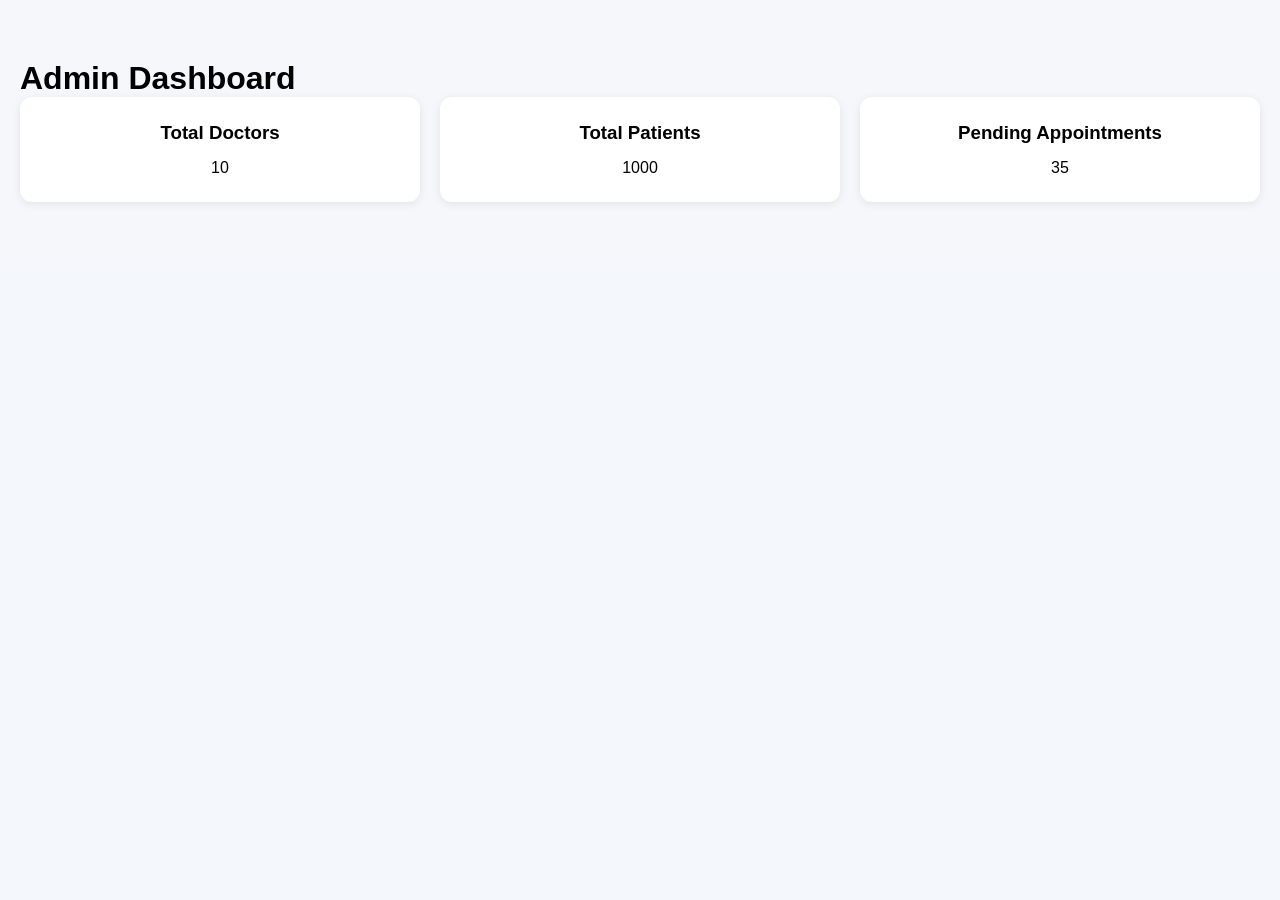
<file: index.html>
<!DOCTYPE html>
<html lang="en">
<head>
    <meta charset="UTF-8">
    <meta name="viewport" content="width=device-width, initial-scale=1.0">
    <title>Dashboard</title>
    <link rel="stylesheet" href="style.css">
</head>
<body>

    <div class="dashboard">
        <h1>Admin Dashboard</h1>

        <!-- Cards are generated dynamically by script.js -->
        <section class="stats-grid" id="stats-grid">
        </section>
    </div>

    <script src="script.js"></script>
</body>
</html>
</file>
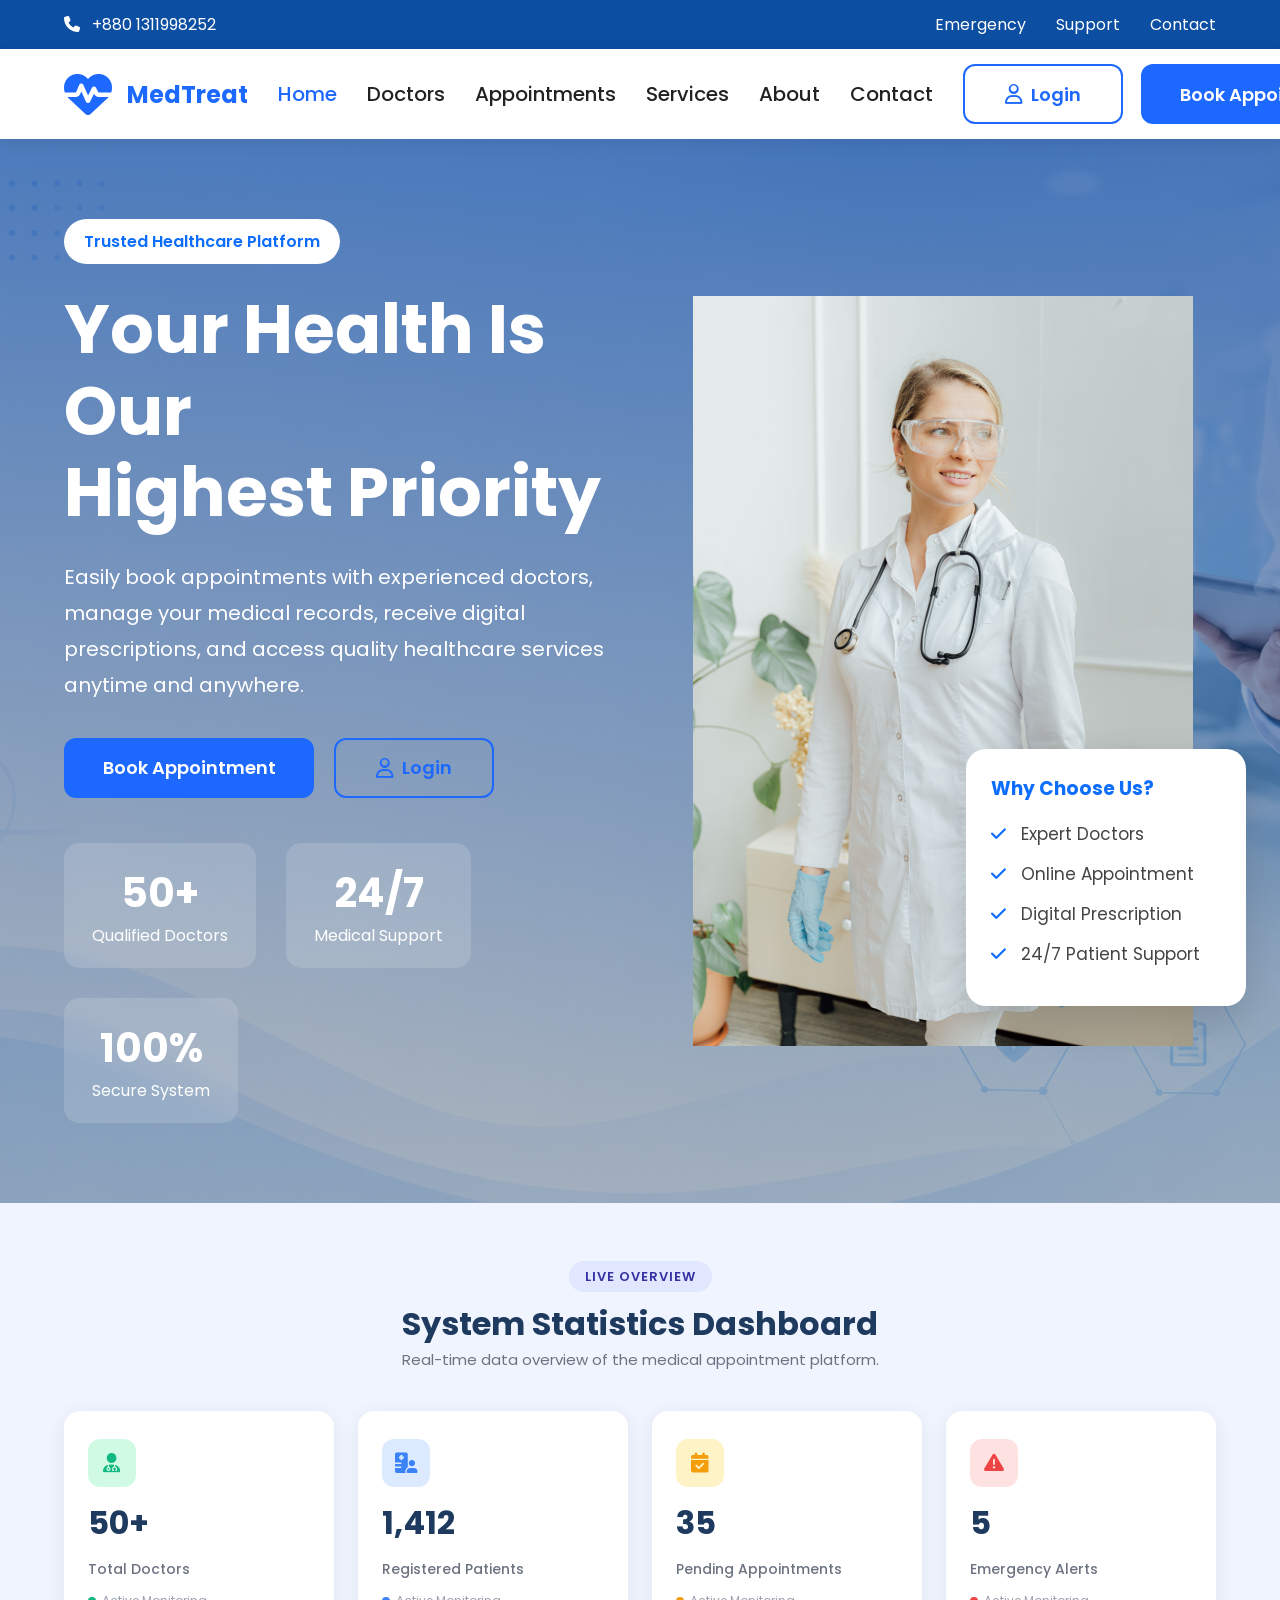
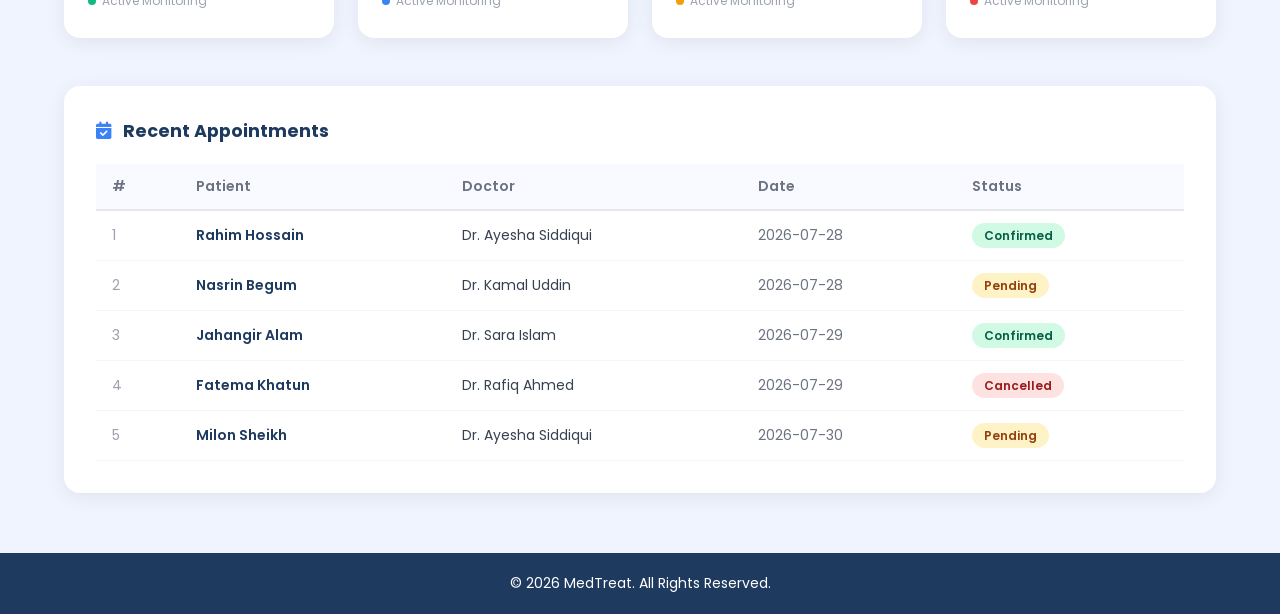
<file: home.html>
<!doctype html>
<html lang="en">
  <head>
    <meta charset="UTF-8" />
    <meta name="viewport" content="width=device-width, initial-scale=1.0" />

    <title>Medical Appointment System</title>

    <link rel="stylesheet" href="styles.css" />

    <link
      href="https://fonts.googleapis.com/css2?family=Poppins:wght@300;400;500;600;700&display=swap"
      rel="stylesheet"
    />
    <link
      rel="stylesheet"
      href="https://cdnjs.cloudflare.com/ajax/libs/font-awesome/6.5.2/css/all.min.css"
    />
  </head>

  <body>
    <div class="top-bar">
      <div class="container">
        <div class="top-left">
          <i class="fa-solid fa-phone"></i>
          +880 1311998252
        </div>

        <div class="top-right">
          <a href="#">Emergency</a>

          <a href="#">Support</a>

          <a href="#">Contact</a>
        </div>
      </div>
    </div>

    <header>
      <div class="navbar container">
        <!-- Logo -->
        <div class="logo">
          <i class="fa-solid fa-heart-pulse"></i>
          <div>
            <h2>MedTreat</h2>
          </div>
        </div>

        <div class="menu-toggle" id="menu-toggle">
          <i class="fa-solid fa-bars"></i>
        </div>
        <nav id="nav-menu">
          <ul>
            <li><a class="active" href="home.html">Home</a></li>
            <li><a href="#">Doctors</a></li>
            <li><a href="#">Appointments</a></li>
            <li><a href="#">Services</a></li>
            <li><a href="#">About</a></li>
            <li><a href="#">Contact</a></li>
          </ul>
        </nav>
        <div class="nav-buttons">
          <a href="auth_system/login.php" class="login-btn">
            <i class="fa-regular fa-user"></i> Login
          </a>

          <a href="#" class="book-btn" id="book-btn-nav">Book Appointment</a>
        </div>
      </div>
    </header>

    <section class="hero">
      <div class="overlay"></div>

      <div class="container hero-container">
        <div class="hero-content">
          <span class="tagline"> Trusted Healthcare Platform </span>

          <h1>
            Your Health Is Our <br />
            Highest Priority
          </h1>

          <p>
            Easily book appointments with experienced doctors, manage your
            medical records, receive digital prescriptions, and access quality
            healthcare services anytime and anywhere.
          </p>

          <div class="hero-buttons">
            <a href="#" class="book-btn" id="book-btn-hero">Book Appointment</a>

            <a href="auth_system/login.php" class="login-btn">
              <i class="fa-regular fa-user"></i>
              Login
            </a>
          </div>

          <div class="hero-info">
            <div class="info-box">
              <h2>50+</h2>

              <span>Qualified Doctors</span>
            </div>

            <div class="info-box">
              <h2>24/7</h2>

              <span>Medical Support</span>
            </div>

            <div class="info-box">
              <h2>100%</h2>

              <span>Secure System</span>
            </div>
          </div>
        </div>

        <!-- Right Side -->

        <div class="hero-image">
          <img src="images/doctor.png" alt="Doctor" />

          <div class="floating-card">
            <h3>Why Choose Us?</h3>

            <ul>
              <li>
                <i class="fa-solid fa-check"></i>
                Expert Doctors
              </li>

              <li>
                <i class="fa-solid fa-check"></i>
                Online Appointment
              </li>

              <li>
                <i class="fa-solid fa-check"></i>
                Digital Prescription
              </li>

              <li>
                <i class="fa-solid fa-check"></i>
                24/7 Patient Support
              </li>
            </ul>
          </div>
        </div>
      </div>
    </section>

    <!-- ===== STATISTICS DASHBOARD SECTION ===== -->
    <section id="dashboard" style="background:#f0f4ff; padding: 60px 0;">
      <div class="container">
        <div style="text-align:center; margin-bottom:40px;">
          <span style="background:#e0e7ff; color:#3730a3; font-size:13px; font-weight:600; padding:6px 16px; border-radius:20px; letter-spacing:1px; text-transform:uppercase;">Live Overview</span>
          <h2 style="font-size:2rem; font-weight:700; color:#1e3a5f; margin-top:12px;">System Statistics Dashboard</h2>
          <p style="color:#6b7280; font-size:15px;">Real-time data overview of the medical appointment platform.</p>
        </div>

        <!-- Stats Cards Grid -->
        <div id="stats-grid" style="display:grid; grid-template-columns:repeat(auto-fit, minmax(220px, 1fr)); gap:24px; margin-bottom:48px;"></div>

        <!-- Recent Appointments Table -->
        <div style="background:#fff; border-radius:16px; padding:32px; box-shadow:0 4px 20px rgba(0,0,0,0.07);">
          <h3 style="font-size:1.1rem; font-weight:700; color:#1e3a5f; margin-bottom:20px;">
            <i class="fa-solid fa-calendar-check" style="color:#3b82f6; margin-right:8px;"></i>
            Recent Appointments
          </h3>
          <div style="overflow-x:auto;">
            <table style="width:100%; border-collapse:collapse; font-size:14px;">
              <thead>
                <tr style="background:#f8faff; text-align:left;">
                  <th style="padding:12px 16px; color:#6b7280; font-weight:600; border-bottom:2px solid #e5e7eb;">#</th>
                  <th style="padding:12px 16px; color:#6b7280; font-weight:600; border-bottom:2px solid #e5e7eb;">Patient</th>
                  <th style="padding:12px 16px; color:#6b7280; font-weight:600; border-bottom:2px solid #e5e7eb;">Doctor</th>
                  <th style="padding:12px 16px; color:#6b7280; font-weight:600; border-bottom:2px solid #e5e7eb;">Date</th>
                  <th style="padding:12px 16px; color:#6b7280; font-weight:600; border-bottom:2px solid #e5e7eb;">Status</th>
                </tr>
              </thead>
              <tbody id="appointments-table-body"></tbody>
            </table>
          </div>
        </div>
      </div>
    </section>
    <!-- ===== END DASHBOARD SECTION ===== -->

    <footer style="background:#1e3a5f; color:#fff; text-align:center; padding:20px;">
      <p style="margin:0; font-size:14px;">© 2026 MedTreat. All Rights Reserved.</p>
    </footer>

    <script>
      const menuToggle = document.getElementById("menu-toggle");
      const navMenu = document.getElementById("nav-menu");

      menuToggle.addEventListener("click", function () {
        navMenu.classList.toggle("active");
      });

      // Book Appointment Buttons
      const bookButtons = document.querySelectorAll(".book-btn");
      bookButtons.forEach((button) => {
        button.addEventListener("click", function (event) {
          event.preventDefault();
          window.location.href = "auth_system/login.php";
        });
      });

      // ---- DASHBOARD LOGIC ----

      // Reusable StatsCardComponent
      function StatsCardComponent(icon, title, count, color, bg) {
        return `
          <div style="background:#fff; border-radius:16px; padding:28px 24px; box-shadow:0 4px 20px rgba(0,0,0,0.07); display:flex; flex-direction:column; gap:12px; transition:transform .2s;" onmouseover="this.style.transform='translateY(-4px)'" onmouseout="this.style.transform='translateY(0)'">
            <div style="width:48px; height:48px; border-radius:12px; background:${bg}; display:flex; align-items:center; justify-content:center;">
              <i class="${icon}" style="color:${color}; font-size:20px;"></i>
            </div>
            <p style="font-size:2rem; font-weight:700; color:#1e3a5f; margin:0;">${count}</p>
            <p style="font-size:14px; color:#6b7280; margin:0; font-weight:500;">${title}</p>
            <div style="display:flex; align-items:center; gap:6px;">
              <span style="width:8px; height:8px; border-radius:50%; background:${color};"></span>
              <span style="font-size:12px; color:#9ca3af;">Active Monitoring</span>
            </div>
          </div>`;
      }

      // Stats data array
      const systemStats = [
        { icon: "fa-solid fa-user-doctor",    title: "Total Doctors",            count: "50+",   color: "#10b981", bg: "#d1fae5" },
        { icon: "fa-solid fa-hospital-user",  title: "Registered Patients",      count: "1,412", color: "#3b82f6", bg: "#dbeafe" },
        { icon: "fa-solid fa-calendar-check", title: "Pending Appointments",     count: "35",    color: "#f59e0b", bg: "#fef3c7" },
        { icon: "fa-solid fa-triangle-exclamation", title: "Emergency Alerts",  count: "5",     color: "#ef4444", bg: "#fee2e2" }
      ];

      // Render cards
      const statsGrid = document.getElementById("stats-grid");
      systemStats.forEach(stat => {
        statsGrid.innerHTML += StatsCardComponent(stat.icon, stat.title, stat.count, stat.color, stat.bg);
      });

      // Recent appointments data
      const appointments = [
        { id: 1, patient: "Rahim Hossain",  doctor: "Dr. Ayesha Siddiqui", date: "2026-07-28", status: "Confirmed" },
        { id: 2, patient: "Nasrin Begum",   doctor: "Dr. Kamal Uddin",     date: "2026-07-28", status: "Pending"   },
        { id: 3, patient: "Jahangir Alam",  doctor: "Dr. Sara Islam",      date: "2026-07-29", status: "Confirmed" },
        { id: 4, patient: "Fatema Khatun",  doctor: "Dr. Rafiq Ahmed",     date: "2026-07-29", status: "Cancelled" },
        { id: 5, patient: "Milon Sheikh",   doctor: "Dr. Ayesha Siddiqui", date: "2026-07-30", status: "Pending"   },
      ];

      const statusColors = {
        "Confirmed": { bg: "#d1fae5", color: "#065f46" },
        "Pending":   { bg: "#fef3c7", color: "#92400e" },
        "Cancelled": { bg: "#fee2e2", color: "#991b1b" },
      };

      const tbody = document.getElementById("appointments-table-body");
      appointments.forEach(appt => {
        const s = statusColors[appt.status];
        tbody.innerHTML += `
          <tr style="border-bottom:1px solid #f3f4f6;">
            <td style="padding:14px 16px; color:#9ca3af;">${appt.id}</td>
            <td style="padding:14px 16px; font-weight:600; color:#1e3a5f;">${appt.patient}</td>
            <td style="padding:14px 16px; color:#374151;">${appt.doctor}</td>
            <td style="padding:14px 16px; color:#6b7280;">${appt.date}</td>
            <td style="padding:14px 16px;">
              <span style="background:${s.bg}; color:${s.color}; padding:4px 12px; border-radius:20px; font-size:12px; font-weight:600;">${appt.status}</span>
            </td>
          </tr>`;
      });
    </script>
  </body>
</html>
</html>
</file>
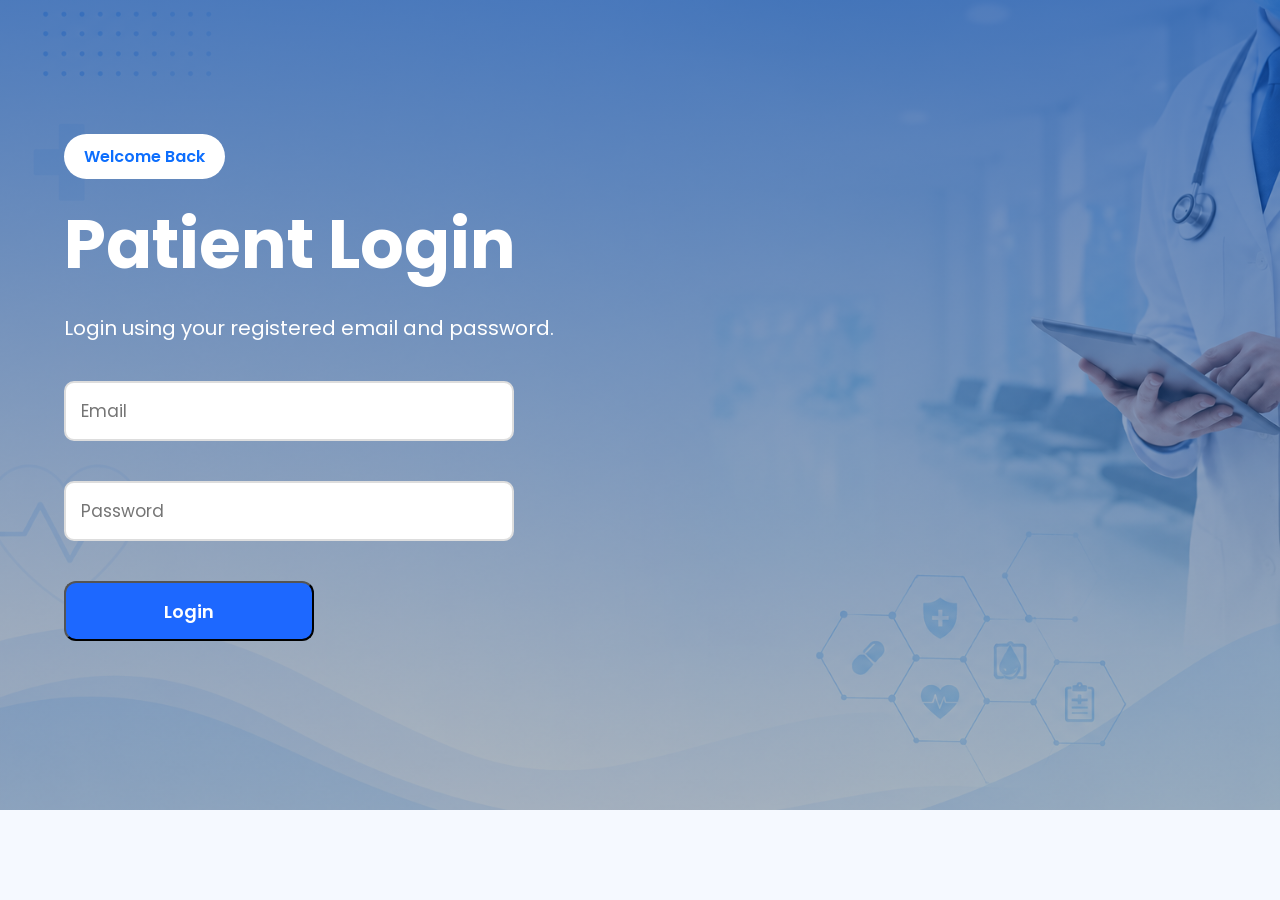
<file: login.html>
<!doctype html>
<html lang="en">
  <head>
    <meta charset="UTF-8" />
    <meta name="viewport" content="width=device-width, initial-scale=1.0" />
    <title>Patient Login</title>

    <link rel="stylesheet" href="styles.css" />

    <link
      href="https://fonts.googleapis.com/css2?family=Poppins:wght@300;400;500;600;700&display=swap"
      rel="stylesheet"
    />

    <link
      rel="stylesheet"
      href="https://cdnjs.cloudflare.com/ajax/libs/font-awesome/6.5.2/css/all.min.css"
    />
  </head>

  <body>
    <section class="hero">
      <div class="overlay"></div>

      <div class="container hero-container">
        <div class="hero-content">
          <span class="tagline">Welcome Back</span>

          <h1>Patient Login</h1>

          <p>Login using your registered email and password.</p>

          <form id="login-form" action="login.php" method="POST">
            <input
              type="email"
              id="login-email"
              name="email"
              placeholder="Email"
              required
            />

            <br /><br />

            <input
              type="password"
              id="login-password"
              name="password"
              placeholder="Password"
              required
            />

            <br /><br />

            <button type="submit" class="book-btn">Login</button>
          </form>

          <p id="login-message"></p>
        </div>
      </div>
    </section>
  </body>
</html>
</file>
<file: style.css>
/* RESET */
* {
    margin: 0;
    padding: 0;
    box-sizing: border-box;
}

/* BODY */
body {
    font-family: Arial, sans-serif;
}

/* HEADER */
.header {
    display: flex;
    justify-content: space-between;
    align-items: center;
    background-color: #0077b6;
    color: white;
    padding: 15px 30px;
}

/* LOGO */
.logo h2 {
    font-size: 24px;
}

/* NAVIGATION */
.nav-links {
    list-style: none;
    display: flex;
    gap: 20px;
}

.nav-links li a {
    text-decoration: none;
    color: white;
    font-weight: bold;
}

.nav-links li a:hover {
    color: #90e0ef;
}

/* MAIN */
main {
    padding: 40px;
    text-align: center;
}

/* FOOTER */
.footer {
    background-color: #023e8a;
    color: white;
    text-align: center;
    padding: 15px;
    position: fixed;
    width: 100%;
    bottom: 0;
}

/* RESPONSIVE DESIGN */
@media (max-width: 768px) {
    .header {
        flex-direction: column;
        align-items: flex-start;
    }

    .nav-links {
        flex-direction: column;
        width: 100%;
        margin-top: 10px;
    }

    .nav-links li {
        padding: 5px 0;
    }
}

.registration {
    display: flex;
    justify-content: center;
    align-items: center;
    min-height: 100vh;
    background: #f4f7fc;
    padding: 40px 20px;
}

#register-form {
    width: 100%;
    max-width: 450px;
    background: #ffffff;
    padding: 30px;
    border-radius: 12px;
    box-shadow: 0 8px 20px rgba(0, 0, 0, 0.15);
    display: flex;
    flex-direction: column;
    gap: 15px;
}

#register-form h2 {
    text-align: center;
    color: #333;
    margin-bottom: 10px;
}

#register-form label {
    font-weight: bold;
    color: #444;
}

#register-form input {
    width: 100%;
    padding: 12px;
    border: 1px solid #cccccc;
    border-radius: 8px;
    font-size: 16px;
    outline: none;
    box-sizing: border-box;
    transition: all 0.3s ease;
}

#register-form input:focus {
    border-color: #0d6efd;
    box-shadow: 0 0 6px rgba(13, 110, 253, 0.3);
}

#register-form button {
    padding: 12px;
    background: #0d6efd;
    color: white;
    border: none;
    border-radius: 8px;
    font-size: 16px;
    cursor: pointer;
    transition: 0.3s;
}

#register-form button:hover {
    background: #0b5ed7;
}

.success {
    color: #198754;
    background: #d1e7dd;
    border: 1px solid #badbcc;
    padding: 8px;
    border-radius: 6px;
    font-size: 14px;
}

.error {
    color: #dc3545;
    background: #f8d7da;
    border: 1px solid #f5c2c7;
    padding: 8px;
    border-radius: 6px;
    font-size: 14px;
}

.warning {
    color: #fd7e14;
    background: #fff3cd;
    border: 1px solid #ffe69c;
    padding: 8px;
    border-radius: 6px;
    font-size: 14px;
}

@media (max-width: 768px) {
    .registration {
        padding: 30px 15px;
    }

    #register-form {
        max-width: 100%;
        padding: 25px;
    }

    #register-form input,
    #register-form button {
        font-size: 15px;
    }
}

@media (max-width: 480px) {
    .registration {
        padding: 20px 10px;
    }

    #register-form {
        padding: 20px;
    }

    #register-form h2 {
        font-size: 22px;
    }

    #register-form input,
    #register-form button {
        font-size: 14px;
        padding: 10px;
    }
}

body{
    margin:0;
    padding:0;
    font-family:Arial,sans-serif;
    background:#f4f7fc;
}

.login-container{
    display:flex;
    justify-content:center;
    align-items:center;
    min-height:100vh;
    padding:20px;
}

#login-form{
    width:100%;
    max-width:420px;
    background:#ffffff;
    padding:30px;
    border-radius:12px;
    box-shadow:0 8px 20px rgba(0,0,0,0.15);
    display:flex;
    flex-direction:column;
    gap:15px;
}

#login-form h2{
    text-align:center;
    color:#0d6efd;
    margin:0;
}

#login-form h3{
    text-align:center;
    color:#444;
    margin-bottom:10px;
}

#login-form label{
    font-weight:bold;
    color:#333;
}

#login-form input{
    width:100%;
    padding:12px;
    border:1px solid #ccc;
    border-radius:8px;
    font-size:16px;
    box-sizing:border-box;
    outline:none;
    transition:.3s;
}

#login-form input:focus{
    border-color:#0d6efd;
    box-shadow:0 0 6px rgba(13,110,253,.3);
}

#login-form button{
    padding:12px;
    background:#0d6efd;
    color:white;
    border:none;
    border-radius:8px;
    font-size:16px;
    cursor:pointer;
    transition:.3s;
}

#login-form button:hover{
    background:#084298;
}

.success{
    color:#198754;
    background:#d1e7dd;
    border:1px solid #badbcc;
    padding:8px;
    border-radius:6px;
    font-size:14px;
}

.error{
    color:#dc3545;
    background:#f8d7da;
    border:1px solid #f5c2c7;
    padding:8px;
    border-radius:6px;
    font-size:14px;
}

.warning{
    color:#fd7e14;
    background:#fff3cd;
    border:1px solid #ffe69c;
    padding:8px;
    border-radius:6px;
    font-size:14px;
}

@media(max-width:768px){

#login-form{
    padding:25px;
}

}

@media(max-width:480px){

#login-form{
    padding:20px;
}

#login-form input,
#login-form button{
    font-size:14px;
}

#login-form h2{
    font-size:22px;
}

}
/* Week 3 Dashboard */

.dashboard {
    padding: 60px 20px;
    background: #f5f7fb;
}

.dashboard-title {
    text-align: center;
    margin-bottom: 30px;
    font-size: 2rem;
    font-weight: 600;
}

.stats-grid {
    display: grid;
    grid-template-columns: repeat(auto-fit, minmax(250px, 1fr));
    gap: 20px;
}

.card {
    background: #ffffff;
    padding: 25px;
    border-radius: 12px;
    text-align: center;
    box-shadow: 0 2px 10px rgba(0,0,0,0.08);
}

.card h3 {
    margin-bottom: 15px;
}

.card-count {
    font-size: 32px;
    font-weight: bold;
    margin-bottom: 15px;
}

.card-status {
    display: flex;
    justify-content: center;
    align-items: center;
    gap: 8px;
}

.status-dot {
    width: 10px;
    height: 10px;
    border-radius: 50%;
}

/* Week 3 Registration Form */

.register-section {
    padding: 60px 20px;
    background: #ffffff;
}

.register-title {
    text-align: center;
    margin-bottom: 30px;
}

#registration-form {
    max-width: 500px;
    margin: auto;
}

.form-group {
    margin-bottom: 20px;
}

.form-group label {
    display: block;
    margin-bottom: 8px;
    font-weight: 600;
}

.form-group input {
    width: 100%;
    padding: 12px;
    border: 1px solid #ccc;
    border-radius: 8px;
}

.error-message {
    color: red;
    display: none;
    margin-top: 5px;
}

.strength-bar {
    width: 100%;
    height: 8px;
    background: #ddd;
    margin-top: 10px;
    border-radius: 10px;
}

#strength-meter {
    width: 0%;
    height: 100%;
    background: red;
    border-radius: 10px;
    transition: 0.3s;
}

#strength-text {
    margin-top: 8px;
    font-size: 14px;
}

/* Week 3 Registration Form */

.register-section {
    padding: 60px 20px;
    background: #ffffff;
}

.register-title {
    text-align: center;
    margin-bottom: 30px;
}

#registration-form {
    max-width: 500px;
    margin: auto;
}

.form-group {
    margin-bottom: 20px;
}

.form-group label {
    display: block;
    margin-bottom: 8px;
    font-weight: 600;
}

.form-group input {
    width: 100%;
    padding: 12px;
    border: 1px solid #ccc;
    border-radius: 8px;
}

.error-message {
    color: red;
    display: none;
    margin-top: 5px;
}

.strength-bar {
    width: 100%;
    height: 8px;
    background: #ddd;
    margin-top: 10px;
    border-radius: 10px;
}

#strength-meter {
    width: 0%;
    height: 100%;
    background: red;
    border-radius: 10px;
    transition: 0.3s;
}

#strength-text {
    margin-top: 8px;
    font-size: 14px;
}
</file>
<file: styles.css>
* {
  margin: 0;
  padding: 0;
  box-sizing: border-box;
  font-family: "Poppins", sans-serif;
}

body {
  background: #f5f9ff;
}

.container {
  width: 90%;

  max-width: 1400px;

  margin: auto;
}

.top-bar {
  background: #0b4ea2;

  color: #fff;

  padding: 12px 0;
}

.top-bar .container {
  display: flex;

  justify-content: space-between;

  align-items: center;
}

.top-left {
  font-size: 16px;
}

.top-left i {
  margin-right: 8px;
}

.top-right {
  display: flex;

  gap: 30px;
}

.top-right a {
  color: white;

  text-decoration: none;
}

.top-right a:hover {
  color: #b9d6ff;
}

header {
  background: white;

  box-shadow: 0 3px 15px rgba(0, 0, 0, 0.08);

  position: sticky;

  top: 0;

  z-index: 999;
}

.navbar {
  display: flex;
  align-items: center;
  justify-content: space-between;

  min-height: 90px;

  gap: 30px;
}
nav {
  flex: 1;
  display: flex;
  justify-content: center;
}
.logo {
  display: flex;

  align-items: center;

  gap: 15px;
}
.logo i {
  font-size: 48px;

  color: #1d68ff;
}

.logo h2 {
  color: #1d68ff;

  font-size: 24px;
}

.logo span {
  font-size: 18px;
}

nav ul {
  display: flex;
  list-style: none;
  gap: 30px;
}

nav a {
  text-decoration: none;

  color: #222;

  font-size: 20px;

  font-weight: 500;
}

nav a:hover {
  color: #1d68ff;
}

.active {
  color: #1d68ff;
}

.nav-buttons {
  display: flex;
  align-items: center;
  justify-content: flex-end;
  gap: 18px;
  margin-left: auto;
}

.search {
  font-size: 30px;

  cursor: pointer;
}

.menu-toggle {
  display: none;
  font-size: 30px;
  color: #1d68ff;
  cursor: pointer;
}

.login-btn {
  display: flex;
  align-items: center;
  justify-content: center;
  gap: 8px;

  text-decoration: none;
  border: 2px solid #1d68ff;
  color: #1d68ff;

  padding: 14px 28px;
  min-width: 160px;
  height: 60px;

  border-radius: 12px;

  font-size: 18px;
  font-weight: 600;

  white-space: nowrap;
  transition: 0.3s;
}

.login-btn i {
  font-size: 20px;
}

.login-btn:hover {
  background: #1d68ff;

  color: white;
}

.book-btn {
  display: flex;
  align-items: center;
  justify-content: center;

  text-decoration: none;

  background: #1d68ff;
  color: #fff;

  min-width: 250px;
  height: 60px;

  padding: 0 30px;

  border-radius: 12px;

  font-size: 18px;
  font-weight: 600;

  white-space: nowrap;

  transition: 0.3s;
}

.book-btn:hover {
  background: #004ecb;
}

.hero {
  position: relative;

  min-height: 90vh;

  background: url("images/hero-bg.png") center center/cover no-repeat;

  display: flex;

  align-items: center;

  padding: 80px 0;
}

.overlay {
  position: absolute;

  inset: 0;

  background: linear-gradient(rgba(8, 70, 160, 0.7), rgba(0, 0, 0, 0.25));
}

.hero-container {
  display: flex;
  justify-content: space-between;
  align-items: center;
  gap: 60px;
  position: relative;
  z-index: 2;
}

.hero-content {
  flex: 1;
  max-width: 650px;
  color: white;
}

.tagline {
  display: inline-block;

  background: white;

  color: #0d6efd;

  padding: 10px 20px;

  border-radius: 30px;

  font-weight: 600;

  margin-bottom: 25px;
}

.hero-content h1 {
  font-size: clamp(36px, 6vw, 68px);

  line-height: 1.2;

  margin-bottom: 25px;
}

.hero-content p {
  font-size: 20px;

  line-height: 1.8;

  margin-bottom: 35px;
}

.hero-buttons {
  display: flex;

  gap: 20px;

  margin-bottom: 45px;
}

.hero-info {
  display: flex;
  gap: 30px;
  flex-wrap: wrap;
}

.info-box {
  background: rgba(255, 255, 255, 0.15);

  backdrop-filter: blur(8px);

  padding: 20px 28px;

  border-radius: 15px;

  text-align: center;
}

.info-box h2 {
  font-size: 40px;

  color: #fff;
}

.info-box span {
  font-size: 16px;
}

/*================ HERO IMAGE ================*/

.hero-image {
  flex: 1;
  display: flex;
  justify-content: center;
  align-items: center;
  position: relative;
}

.hero-image img {
  width: 100%;
  max-width: 500px;
  height: auto;
  display: block;
  margin: auto;
  animation: float 4s ease-in-out infinite;
}

@keyframes float {
  0% {
    transform: translateY(0);
  }

  50% {
    transform: translateY(-15px);
  }

  100% {
    transform: translateY(0);
  }
}

.floating-card {
  position: absolute;
  bottom: 40px;
  right: -30px;
  background: white;
  width: 100%;
  max-width: 280px;
  padding: 25px;
  border-radius: 20px;
  box-shadow: 0 15px 40px rgba(0, 0, 0, 0.15);
}

.floating-card h3 {
  margin-bottom: 18px;

  color: #0d6efd;
}

.floating-card ul {
  list-style: none;
}

.floating-card li {
  margin-bottom: 14px;

  color: #444;

  font-size: 17px;
}

.floating-card i {
  color: #0d6efd;

  margin-right: 10px;
}

@media (max-width: 992px) {
  .navbar {
    flex-wrap: wrap;
    height: auto;
    padding: 20px 0;
  }

  nav ul {
    gap: 20px;
  }

  .hero-container {
    flex-direction: column;
    text-align: center;
    padding: 80px 0;
  }

  .hero-content,
  .hero-image {
    width: 100%;
  }

  .hero-content h1 {
    font-size: 50px;
  }

  .hero-content p {
    font-size: 18px;
  }

  .hero-buttons {
    justify-content: center;
  }

  .hero-info {
    justify-content: center;
    flex-wrap: wrap;
  }

  .floating-card {
    position: static;
    margin: 30px auto 0;
  }
}

@media (max-width: 768px) {
  .container {
    width: 95%;
  }

  /* Top bar */

  .top-bar .container {
    flex-direction: column;
    gap: 10px;
    text-align: center;
  }

  .top-right {
    gap: 15px;
  }

  /* Navbar */

  .menu-toggle {
    display: block;
    order: 2;
  }

  nav {
    display: none;
    width: 100%;
    order: 4;
  }

  nav.active {
    display: block;
  }

  nav ul {
    flex-direction: column;
    align-items: center;
    gap: 18px;
    padding: 20px 0;
  }

  .nav-buttons {
    width: 100%;
    justify-content: center;
    order: 3;
  }

  .logo {
    width: 100%;
    justify-content: space-between;
  }

  .search {
    display: none;
  }
  nav {
    width: 100%;
  }

  nav ul {
    width: 100%;
  }

  .logo {
    justify-content: center;
  }

  nav ul {
    flex-direction: column;
    align-items: center;
    gap: 15px;
  }

  nav a {
    font-size: 18px;
  }

  .nav-buttons {
    flex-direction: column;
    gap: 15px;
  }

  .search {
    display: none;
  }

  /* Hero */

  .hero {
    min-height: auto;
    padding: 60px 0;
  }

  .hero-container {
    flex-direction: column;
  }

  .hero-content {
    width: 100%;
    text-align: center;
  }

  .hero-content h1 {
    font-size: 42px;
    line-height: 1.2;
  }

  .hero-content p {
    font-size: 17px;
  }

  .tagline {
    font-size: 15px;
  }

  .hero-buttons {
    flex-direction: column;
    align-items: center;
  }

  .book-btn,
  .login-btn {
    width: 100%;

    max-width: 220px;

    text-align: center;
  }

  .hero-info {
    flex-direction: column;
    align-items: center;
    gap: 20px;
  }

  .info-box {
    width: 250px;
  }

  .hero-image {
    width: 100%;
    margin-top: 40px;
  }

  .hero-image img {
    width: 100%;
    max-width: 350px;
    display: block;
    margin: auto;
  }

  .floating-card {
    width: 90%;
    position: static;
    margin: 30px auto 0;
  }
}

@media (max-width: 480px) {
  .logo h2 {
    font-size: 24px;
  }

  .logo span {
    font-size: 15px;
  }

  .hero-content h1 {
    font-size: 34px;
  }

  .hero-content p {
    font-size: 16px;
    line-height: 1.7;
  }

  .book-btn,
  .login-btn {
    width: 100%;
  }

  .info-box {
    width: 100%;
  }
}

/* LOGIN PAGE */

#login-form {
  margin-top: 30px;
}

#login-form input {
  width: 100%;
  max-width: 450px;

  padding: 15px;

  border: 2px solid #ddd;

  border-radius: 10px;

  font-size: 17px;

  margin-bottom: 15px;
}

#login-form input:focus {
  outline: none;

  border-color: #1d68ff;
}

#login-message {
  margin-top: 20px;

  font-size: 18px;

  font-weight: 600;
}
</file>
